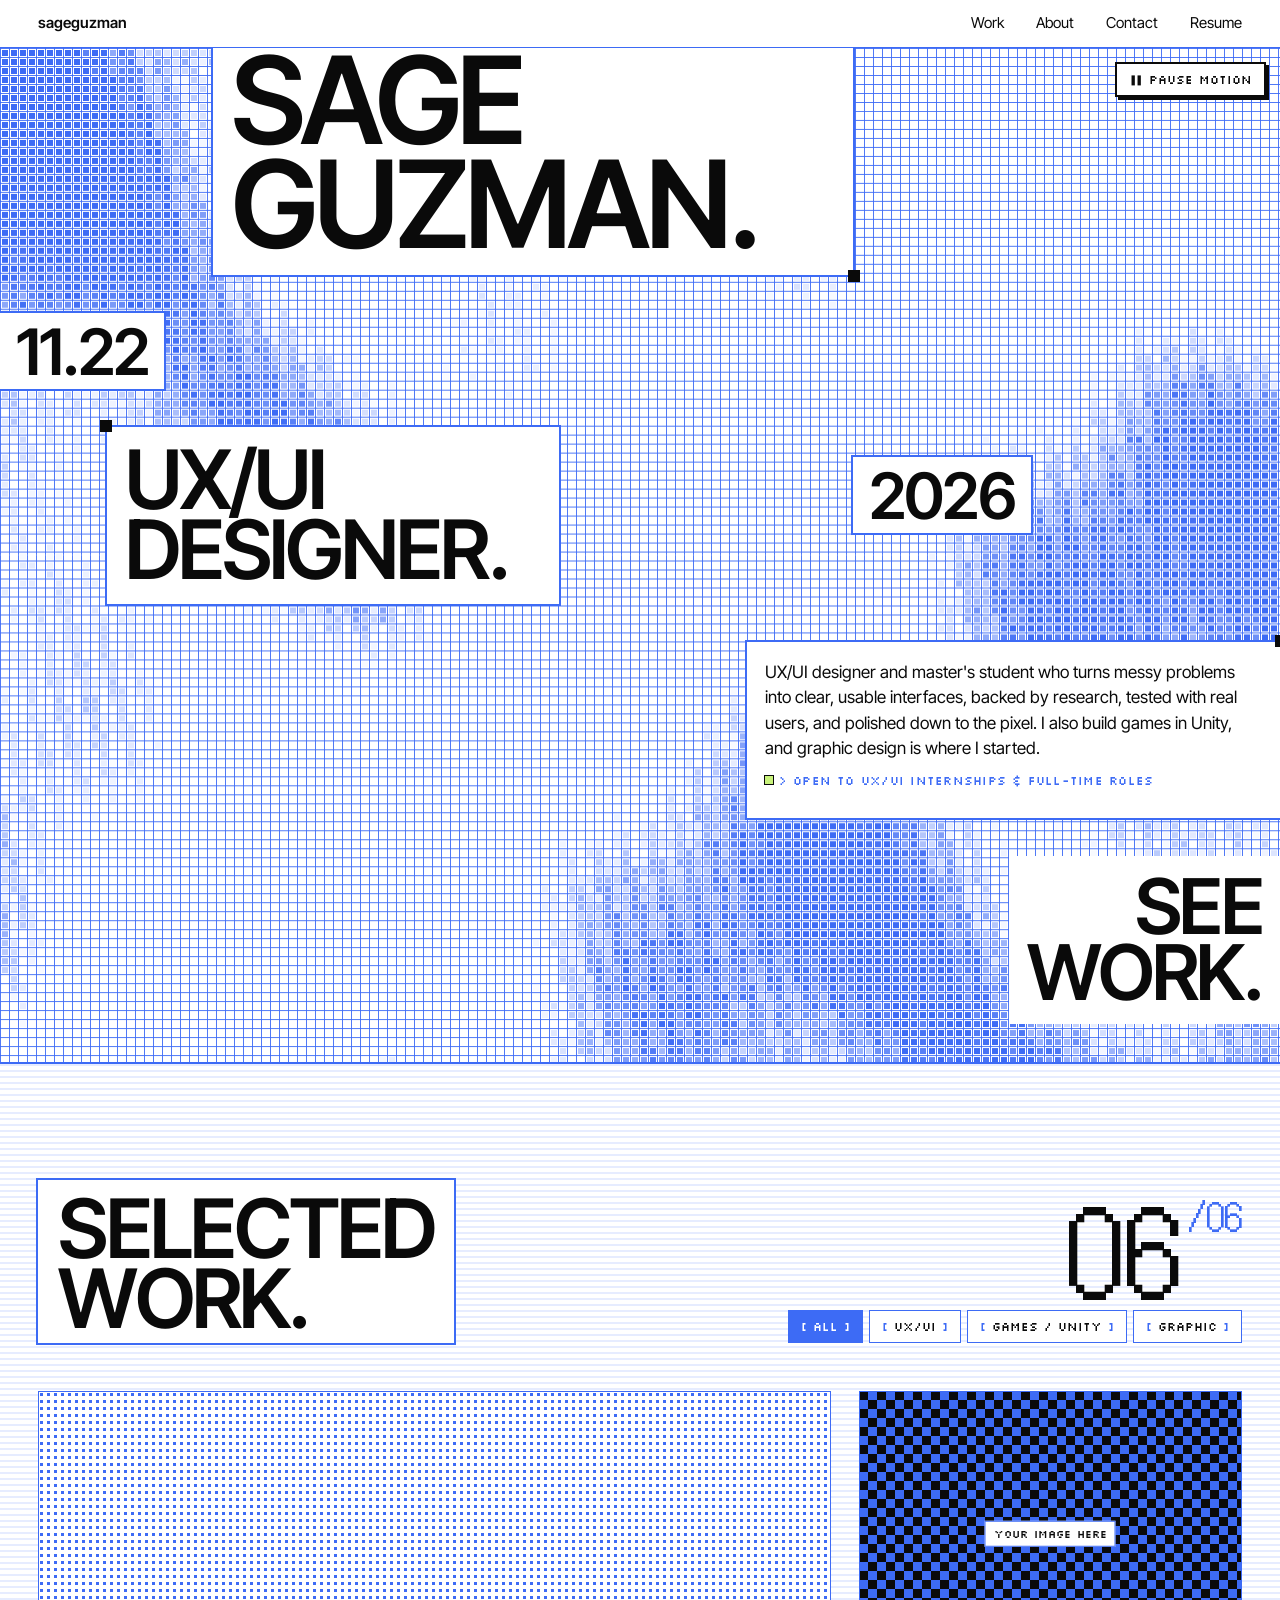
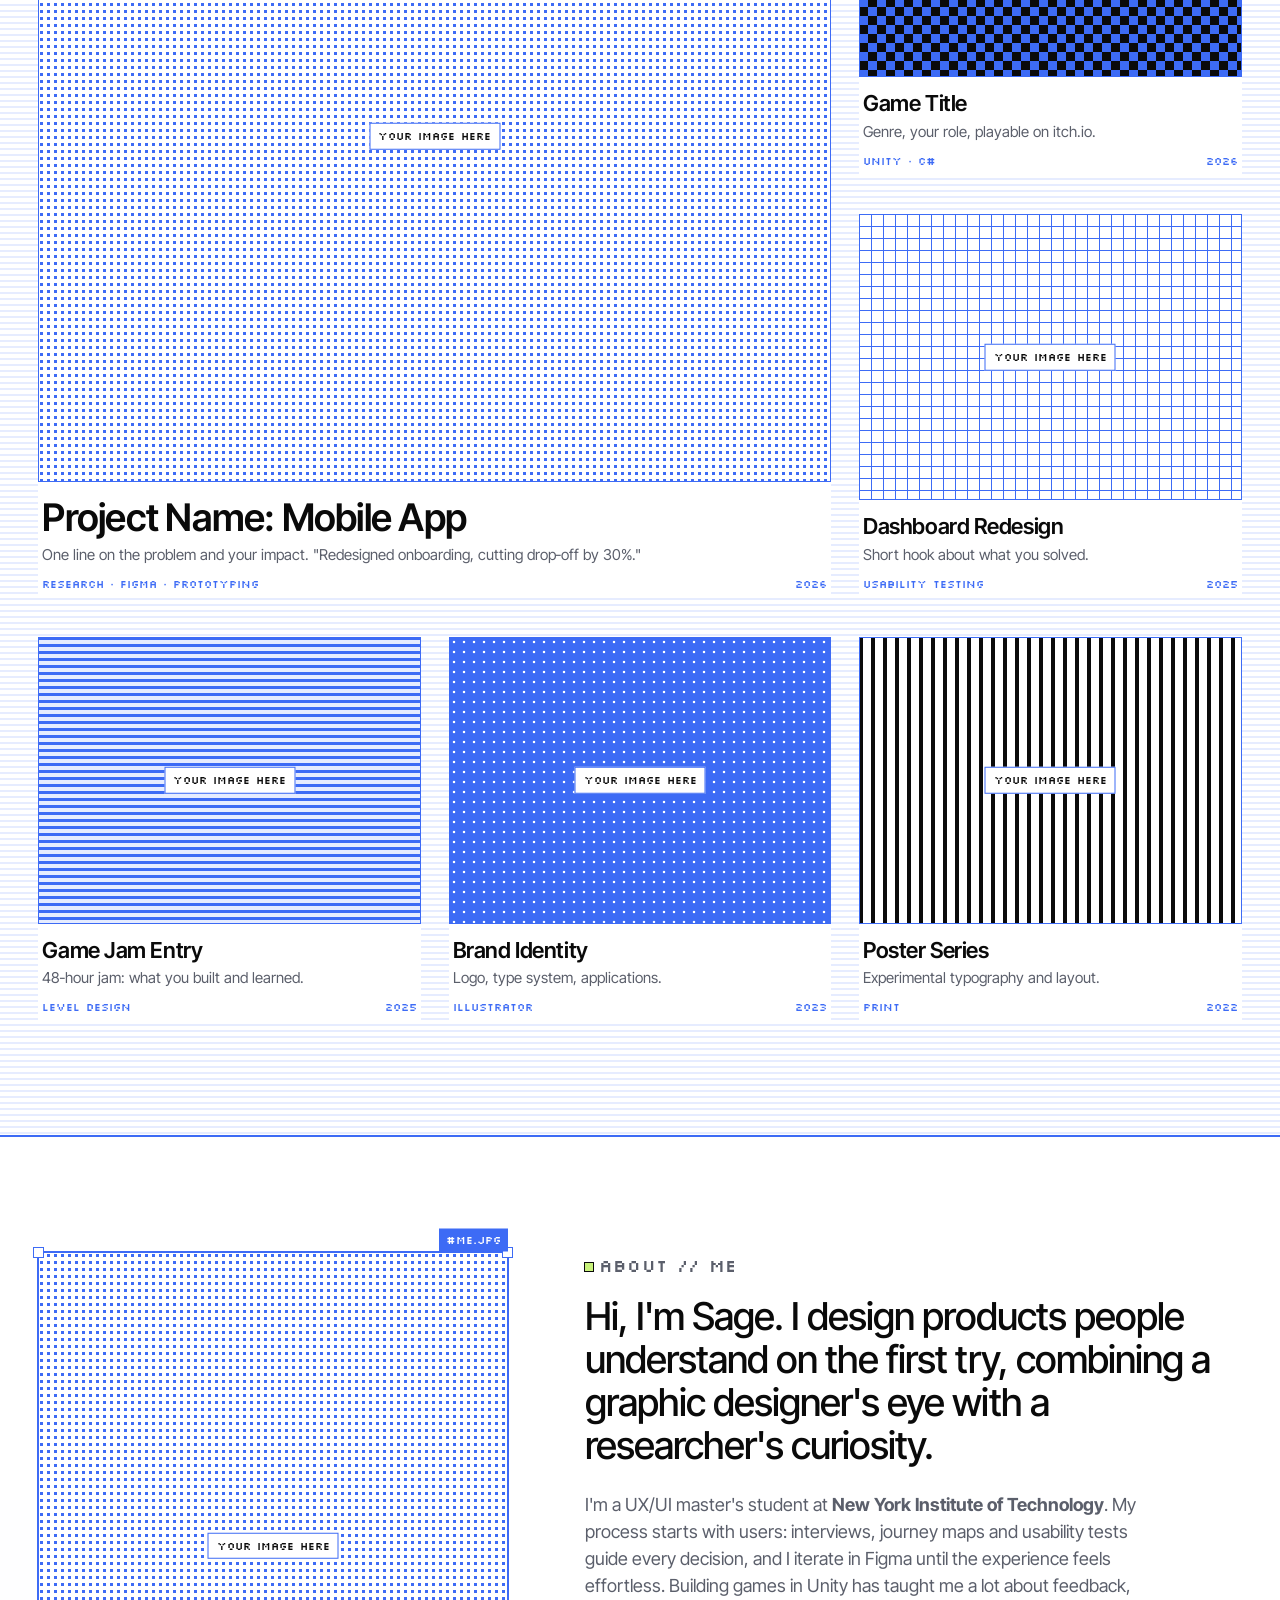
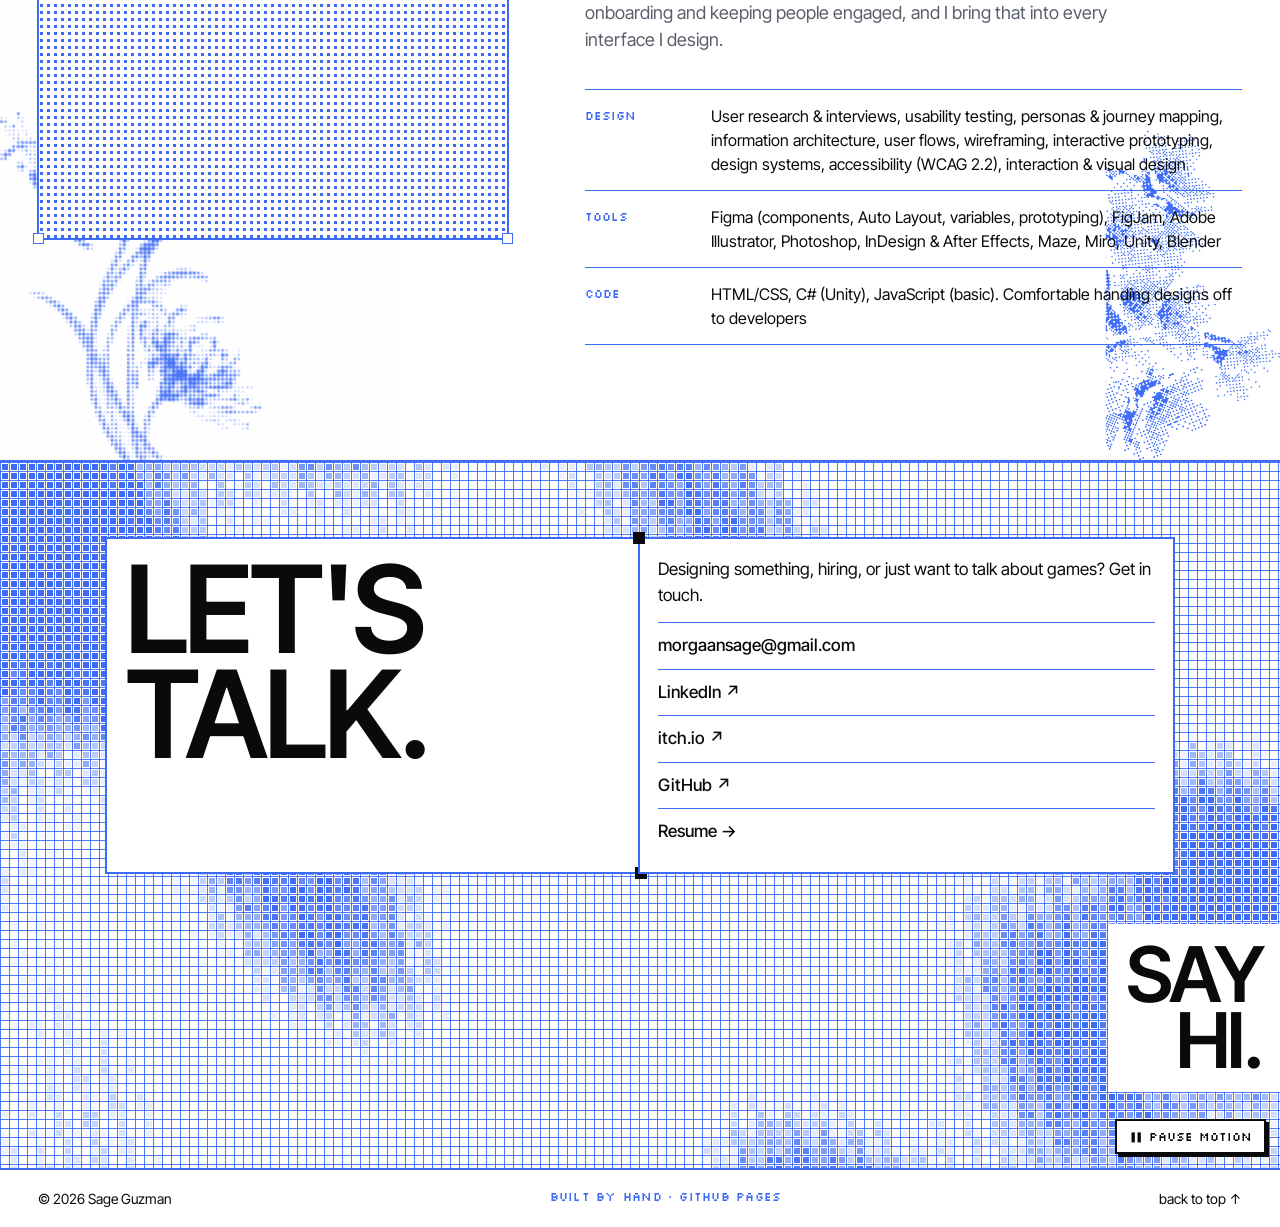
<file: index.html>
<!DOCTYPE html>
<html lang="en">
<head>
  <meta charset="UTF-8" />
  <meta name="viewport" content="width=device-width, initial-scale=1.0" />
  <title>Sage Guzman — UX/UI Designer</title>
  <meta name="description" content="Portfolio of Sage Guzman, UX/UI designer: case studies, Unity games, and graphic design." />
  <link rel="preconnect" href="https://fonts.googleapis.com" />
  <link rel="preconnect" href="https://fonts.gstatic.com" crossorigin />
  <link href="https://fonts.googleapis.com/css2?family=Inter+Tight:wght@400;500;600;700&family=Silkscreen&family=DotGothic16&display=swap" rel="stylesheet" />
  <link rel="stylesheet" href="style.css?v=6" />
</head>
<body>
  <a class="skip" href="#work">Skip to work</a>

  <!-- ========== HEADER ========== -->
  <header class="top">
    <a class="top__name" href="#">sageguzman</a>
    <nav class="top__nav" aria-label="Main">
      <a href="#work">Work</a>
      <a href="#about">About</a>
      <a href="#contact">Contact</a>
      <a href="resume.html">Resume</a>
    </nav>
  </header>

  <main>
    <!-- ========== HERO: pixel field with cut-out blocks ========== -->
    <section class="hero field" data-field aria-label="Introduction">
      <div class="block block--name corner-br">
        <h1 class="giant">SAGE<br />GUZMAN.</h1>
      </div>

      <p class="block block--label">11.22</p>

      <div class="block block--role corner-tl">
        <p class="giant giant--sm">UX/UI<br />DESIGNER.</p>
      </div>

      <p class="block block--year">2026</p>

      <div class="block block--intro corner-tr">
        <p>UX/UI designer and master's student who turns messy problems into clear, usable interfaces, backed by research, tested with real users, and polished down to the pixel. I also build games in Unity, and graphic design is where I started.</p>
        <p class="pixel tick">&gt; open to UX/UI internships &amp; full-time roles</p>
      </div>

      <a class="block block--cta" href="#work">SEE<br />WORK.</a>
    </section>

    <!-- ========== WORK ========== -->
    <section id="work" class="work scan">
      <div class="wrap">
        <div class="head">
          <h2 class="giant giant--sm">SELECTED<br />WORK.</h2>
          <div class="head__side">
            <p class="pixel-num" aria-live="polite"><span id="count">06</span><span class="pixel-num__total" id="total">/06</span></p>
            <div class="filters" role="toolbar" aria-label="Filter projects">
              <button class="filter is-active" data-filter="all" aria-pressed="true">All</button>
              <button class="filter" data-filter="ux" aria-pressed="false">UX/UI</button>
              <button class="filter" data-filter="games" aria-pressed="false">Games / Unity</button>
              <button class="filter" data-filter="graphic" aria-pressed="false">Graphic</button>
            </div>
          </div>
        </div>

        <ul class="grid" id="grid">
          <!-- ===== COPY ONE <li> PER PROJECT =====
               data-cat: ux | games | graphic
               To use your image, replace the <div class="ph ..."> with:
               <img src="your-image.jpg" alt="Short description">
          -->
          <li class="card card--big" data-cat="ux">
            <a href="case-study.html">
              <div class="sel"><span class="sel__tag">#UX.01</span><div class="ph ph--dither"></div></div>
              <div class="card__txt">
                <h3>Project Name: Mobile App</h3>
                <p>One line on the problem and your impact. "Redesigned onboarding, cutting drop‑off by 30%."</p>
                <p class="meta"><span>Research · Figma · Prototyping</span><span>2026</span></p>
              </div>
            </a>
          </li>

          <li class="card" data-cat="games">
            <a href="case-study.html">
              <div class="sel"><span class="sel__tag">#GAME.02</span><div class="ph ph--checker"></div></div>
              <div class="card__txt">
                <h3>Game Title</h3>
                <p>Genre, your role, playable on itch.io.</p>
                <p class="meta"><span>Unity · C#</span><span>2026</span></p>
              </div>
            </a>
          </li>

          <li class="card" data-cat="ux">
            <a href="case-study.html">
              <div class="sel"><span class="sel__tag">#UX.03</span><div class="ph ph--grid"></div></div>
              <div class="card__txt">
                <h3>Dashboard Redesign</h3>
                <p>Short hook about what you solved.</p>
                <p class="meta"><span>Usability testing</span><span>2025</span></p>
              </div>
            </a>
          </li>

          <li class="card" data-cat="games">
            <a href="case-study.html">
              <div class="sel"><span class="sel__tag">#GAME.04</span><div class="ph ph--scan"></div></div>
              <div class="card__txt">
                <h3>Game Jam Entry</h3>
                <p>48‑hour jam: what you built and learned.</p>
                <p class="meta"><span>Level design</span><span>2025</span></p>
              </div>
            </a>
          </li>

          <li class="card" data-cat="graphic">
            <a href="case-study.html">
              <div class="sel"><span class="sel__tag">#GFX.05</span><div class="ph ph--dots"></div></div>
              <div class="card__txt">
                <h3>Brand Identity</h3>
                <p>Logo, type system, applications.</p>
                <p class="meta"><span>Illustrator</span><span>2023</span></p>
              </div>
            </a>
          </li>

          <li class="card" data-cat="graphic">
            <a href="case-study.html">
              <div class="sel"><span class="sel__tag">#GFX.06</span><div class="ph ph--stripes"></div></div>
              <div class="card__txt">
                <h3>Poster Series</h3>
                <p>Experimental typography and layout.</p>
                <p class="meta"><span>Print</span><span>2022</span></p>
              </div>
            </a>
          </li>
        </ul>
      </div>
    </section>

    <!-- ========== ABOUT ========== -->
    <section id="about" class="about">
      <span class="deco deco--flower d-about-flower" aria-hidden="true"></span>
      <span class="deco deco--blob d-about-blob" aria-hidden="true"></span>
      <div class="wrap about__grid">
        <div class="about__photo">
          <div class="sel sel--on"><span class="sel__tag">#ME.jpg</span>
            <!-- Replace with: <img src="me.jpg" alt="Sage Guzman"> -->
            <div class="ph ph--dither ph--tall"></div>
          </div>
        </div>

        <div class="about__txt">
          <p class="pixel tick">ABOUT // ME</p>
          <h2 class="lead">Hi, I'm Sage. I design products people understand on the first try, combining a graphic designer's eye with a researcher's curiosity.</h2>
          <p>I'm a UX/UI master's student at <strong>New York Institute of Technology</strong>. My process starts with users: interviews, journey maps and usability tests guide every decision, and I iterate in Figma until the experience feels effortless. Building games in Unity has taught me a lot about feedback, onboarding and keeping people engaged, and I bring that into every interface I design.</p>

          <dl class="skills">
            <div><dt>Design</dt><dd>User research &amp; interviews, usability testing, personas &amp; journey mapping, information architecture, user flows, wireframing, interactive prototyping, design systems, accessibility (WCAG 2.2), interaction &amp; visual design</dd></div>
            <div><dt>Tools</dt><dd>Figma (components, Auto Layout, variables, prototyping), FigJam, Adobe Illustrator, Photoshop, InDesign &amp; After Effects, Maze, Miro, Unity, Blender</dd></div>
            <div><dt>Code</dt><dd>HTML/CSS, C# (Unity), JavaScript (basic). Comfortable handing designs off to developers</dd></div>
          </dl>
        </div>
      </div>
    </section>

    <!-- ========== CONTACT ========== -->
    <section id="contact" class="contact field" data-field>
      <div class="block block--contact corner-br">
        <h2 class="giant">LET'S<br />TALK.</h2>
      </div>
      <div class="block block--links corner-tl">
        <p>Designing something, hiring, or just want to talk about games? Get in touch.</p>
        <ul>
          <li><a href="mailto:morgaansage@gmail.com">morgaansage@gmail.com</a></li>
          <li><a href="https://www.linkedin.com/in/morgan-sage-guzman" target="_blank" rel="noopener">LinkedIn ↗</a></li>
          <li><a href="https://sguzma08-bit.itch.io/" target="_blank" rel="noopener">itch.io ↗</a></li>
          <li><a href="https://github.com/morgaansage-hub/morgaansage.github.io-" target="_blank" rel="noopener">GitHub ↗</a></li>
          <li><a href="resume.html">Resume →</a></li>
        </ul>
      </div>
      <p class="block block--even" aria-hidden="true">SAY<br />HI.</p>
    </section>
  </main>

  <footer class="foot">
    <span>© 2026 Sage Guzman</span>
    <span class="pixel">built by hand · github pages</span>
    <a href="#">back to top ↑</a>
  </footer>

  <script src="main.js?v=4"></script>
</body>
</html>
</file>
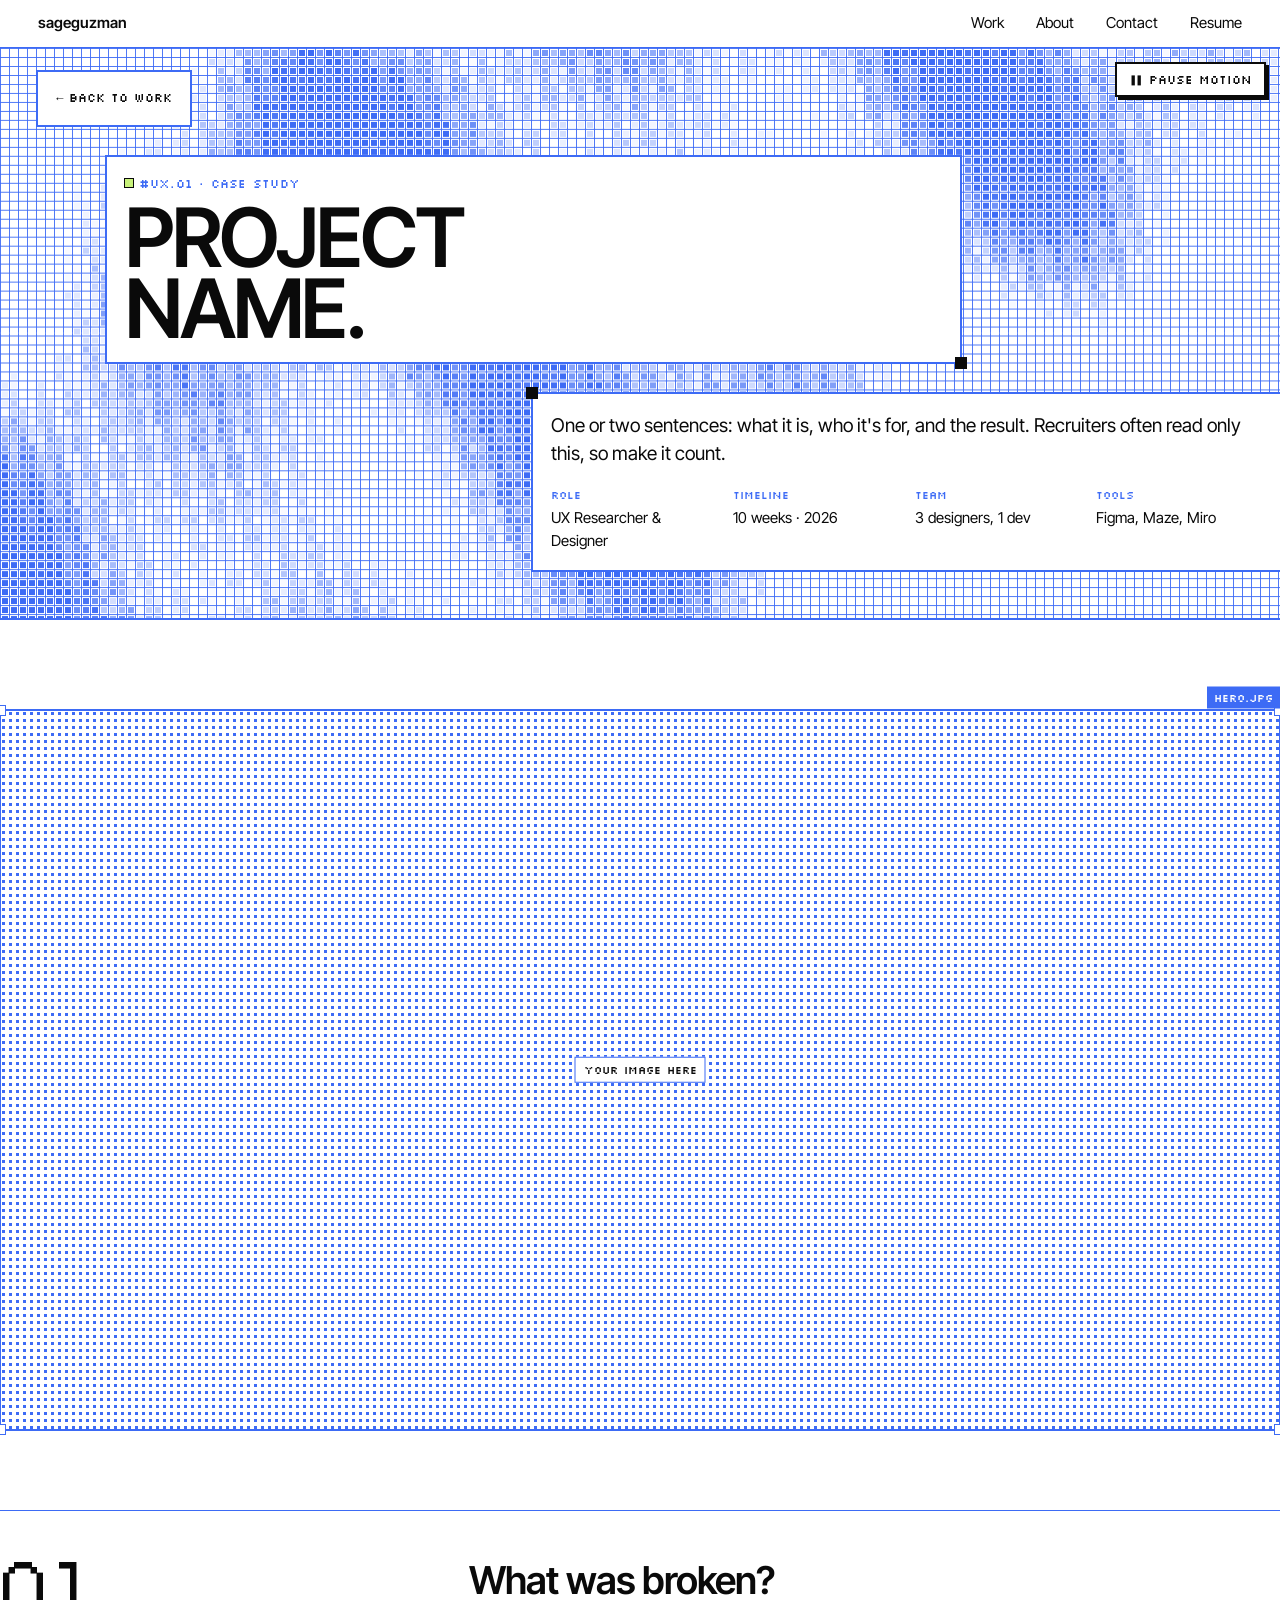
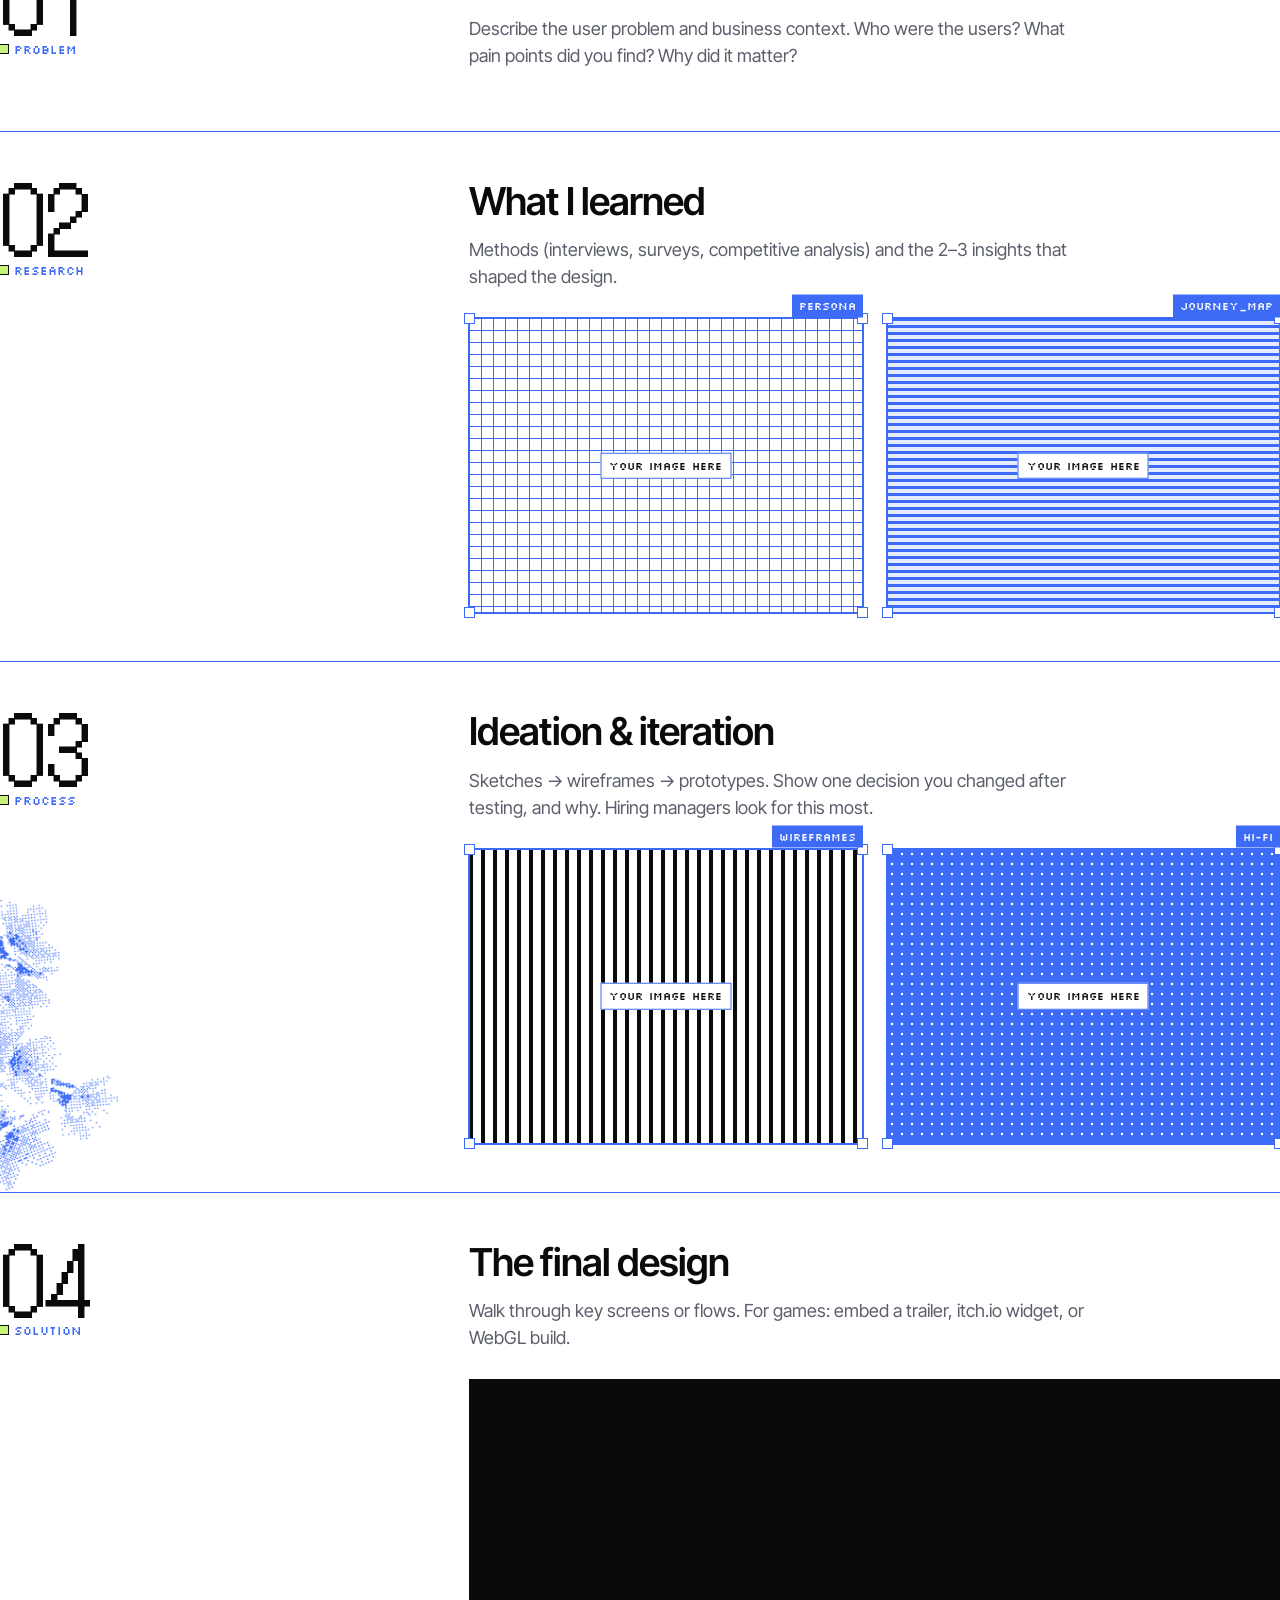
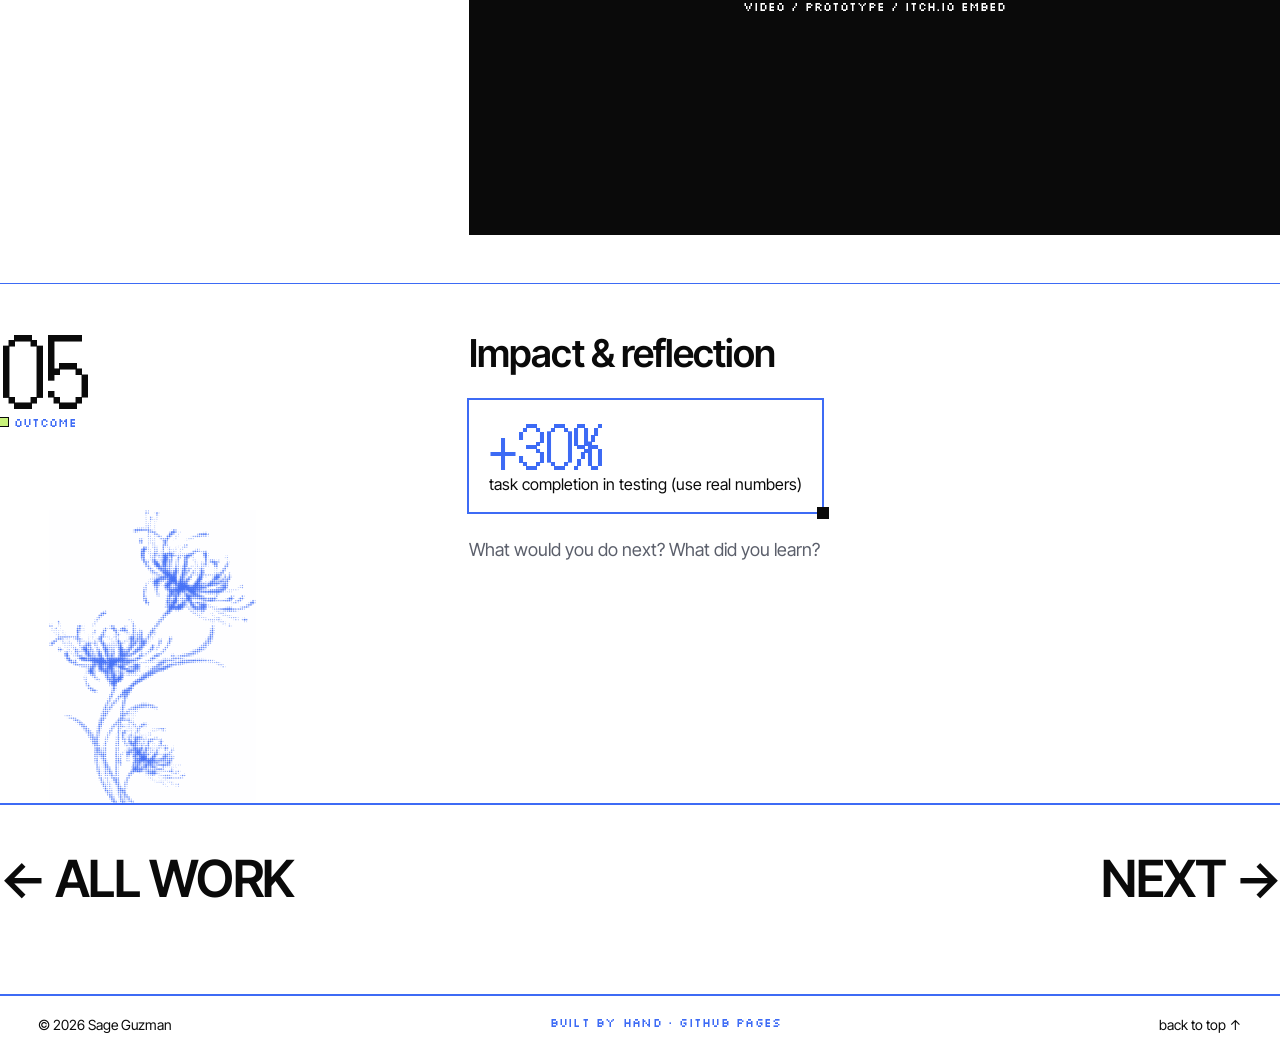
<file: case-study.html>
<!DOCTYPE html>
<html lang="en">
<head>
  <meta charset="UTF-8" />
  <meta name="viewport" content="width=device-width, initial-scale=1.0" />
  <title>Project Name — Sage Guzman</title>
  <link rel="preconnect" href="https://fonts.googleapis.com" />
  <link rel="preconnect" href="https://fonts.gstatic.com" crossorigin />
  <link href="https://fonts.googleapis.com/css2?family=Inter+Tight:wght@400;500;600;700&family=Silkscreen&family=DotGothic16&display=swap" rel="stylesheet" />
  <link rel="stylesheet" href="style.css?v=6" />
</head>
<body>
  <!-- DUPLICATE THIS FILE for each project (e.g. my-app.html)
       and point that card's link in index.html to it. -->
  <header class="top">
    <a class="top__name" href="index.html">sageguzman</a>
    <nav class="top__nav" aria-label="Main">
      <a href="index.html#work">Work</a>
      <a href="index.html#about">About</a>
      <a href="index.html#contact">Contact</a>
      <a href="resume.html">Resume</a>
    </nav>
  </header>

  <main>
    <section class="cs-hero field" data-field>
      <a class="block block--back" href="index.html#work">← BACK TO WORK</a>
      <div class="block block--title corner-br">
        <p class="pixel tick" style="margin:0 0 10px">#UX.01 · CASE STUDY</p>
        <h1 class="giant giant--sm">PROJECT<br />NAME.</h1>
      </div>
      <div class="block block--sum corner-tl">
        <p>One or two sentences: what it is, who it's for, and the result. Recruiters often read only this, so make it count.</p>
        <dl class="facts">
          <div><dt>Role</dt><dd>UX Researcher &amp; Designer</dd></div>
          <div><dt>Timeline</dt><dd>10 weeks · 2026</dd></div>
          <div><dt>Team</dt><dd>3 designers, 1 dev</dd></div>
          <div><dt>Tools</dt><dd>Figma, Maze, Miro</dd></div>
        </dl>
      </div>
    </section>

    <div class="cs wrap">
      <!-- Swap .ph for <img src="project-hero.jpg" alt="..."> -->
      <div class="sel sel--on sel--hero"><span class="sel__tag">hero.jpg</span><div class="ph ph--dither"></div></div>

      <section class="step">
        <p class="step__num">01<small>PROBLEM</small></p>
        <div>
          <h2>What was broken?</h2>
          <p>Describe the user problem and business context. Who were the users? What pain points did you find? Why did it matter?</p>
        </div>
      </section>

      <section class="step">
        <p class="step__num">02<small>RESEARCH</small></p>
        <div>
          <h2>What I learned</h2>
          <p>Methods (interviews, surveys, competitive analysis) and the 2–3 insights that shaped the design.</p>
          <div class="pair">
            <div class="sel sel--on"><span class="sel__tag">persona</span><div class="ph ph--grid"></div></div>
            <div class="sel sel--on"><span class="sel__tag">journey_map</span><div class="ph ph--scan"></div></div>
          </div>
        </div>
      </section>

      <section class="step">
        <div class="step__side"><p class="step__num">03<small>PROCESS</small></p><span class="deco deco--blob d-cs-blob" aria-hidden="true"></span></div>
        <div>
          <h2>Ideation &amp; iteration</h2>
          <p>Sketches → wireframes → prototypes. Show one decision you changed after testing, and why. Hiring managers look for this most.</p>
          <div class="pair">
            <div class="sel sel--on"><span class="sel__tag">wireframes</span><div class="ph ph--stripes"></div></div>
            <div class="sel sel--on"><span class="sel__tag">hi-fi</span><div class="ph ph--dots"></div></div>
          </div>
        </div>
      </section>

      <section class="step">
        <p class="step__num">04<small>SOLUTION</small></p>
        <div>
          <h2>The final design</h2>
          <p>Walk through key screens or flows. For games: embed a trailer, itch.io widget, or WebGL build.</p>
          <!-- e.g. <iframe class="embed" src="https://www.youtube.com/embed/VIDEO_ID" title="Trailer" allowfullscreen></iframe> -->
          <div class="embed">video / prototype / itch.io embed</div>
        </div>
      </section>

      <section class="step">
        <div class="step__side"><p class="step__num">05<small>OUTCOME</small></p><span class="deco deco--flower d-cs-flower" aria-hidden="true"></span></div>
        <div>
          <h2>Impact &amp; reflection</h2>
          <div class="stat corner-br"><strong>+30%</strong>task completion in testing (use real numbers)</div>
          <p style="margin-top:24px">What would you do next? What did you learn?</p>
        </div>
      </section>

      <nav class="nextnav" aria-label="Project navigation">
        <a href="index.html#work">← ALL WORK</a>
        <a href="case-study.html">NEXT →</a>
      </nav>
    </div>
  </main>

  <footer class="foot">
    <span>© 2026 Sage Guzman</span>
    <span class="pixel">built by hand · github pages</span>
    <a href="#">back to top ↑</a>
  </footer>
  <script src="main.js?v=4"></script>
</body>
</html>
</file>
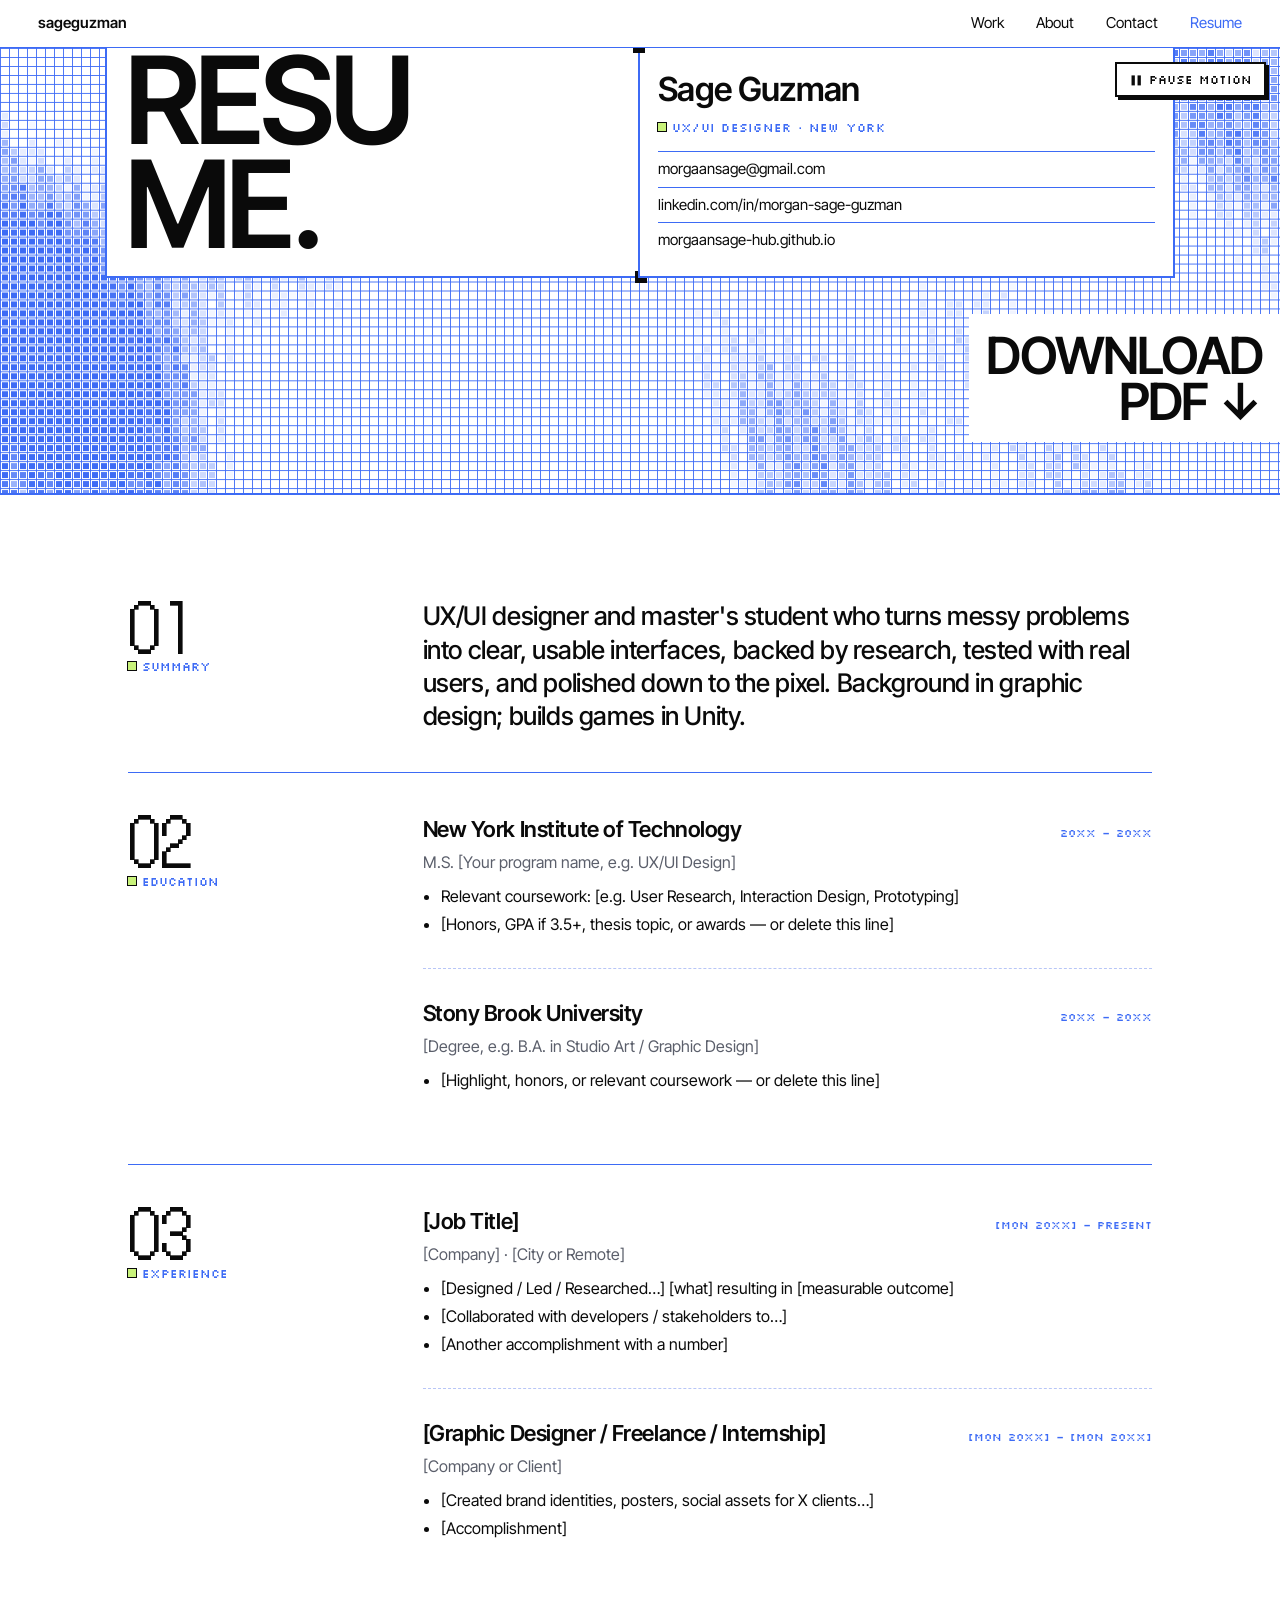
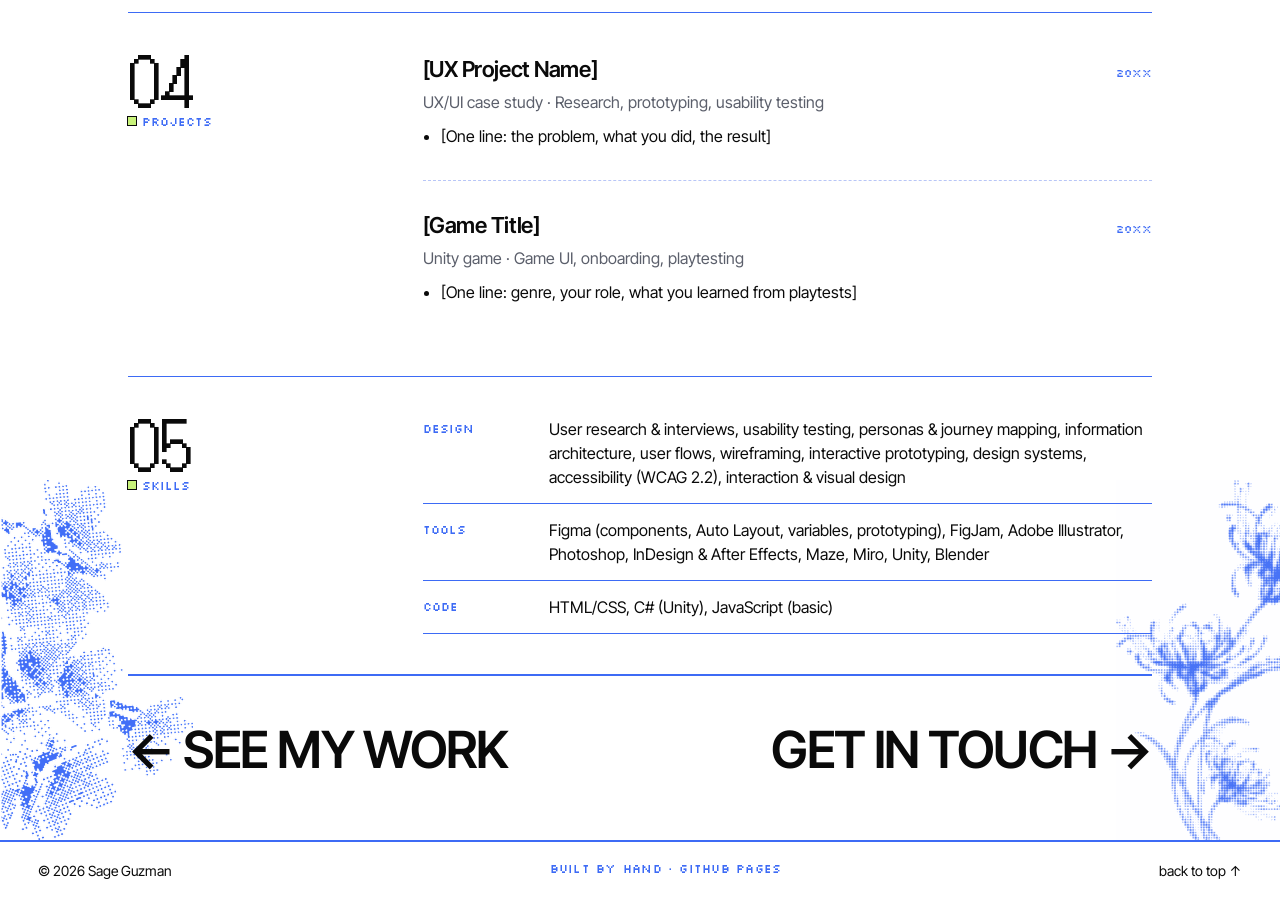
<file: resume.html>
<!DOCTYPE html>
<html lang="en">
<head>
  <meta charset="UTF-8" />
  <meta name="viewport" content="width=device-width, initial-scale=1.0" />
  <title>Resume — Sage Guzman</title>
  <meta name="description" content="Resume of Sage Guzman, UX/UI designer: education, experience, projects and skills." />
  <link rel="preconnect" href="https://fonts.googleapis.com" />
  <link rel="preconnect" href="https://fonts.gstatic.com" crossorigin />
  <link href="https://fonts.googleapis.com/css2?family=Inter+Tight:wght@400;500;600;700&family=Silkscreen&family=DotGothic16&display=swap" rel="stylesheet" />
  <link rel="stylesheet" href="style.css?v=6" />
</head>
<body>
  <header class="top">
    <a class="top__name" href="index.html">sageguzman</a>
    <nav class="top__nav" aria-label="Main">
      <a href="index.html#work">Work</a>
      <a href="index.html#about">About</a>
      <a href="index.html#contact">Contact</a>
      <a href="resume.html" aria-current="page">Resume</a>
    </nav>
  </header>

  <main>
    <!-- ========== HEADER: pixel field ========== -->
    <section class="rz-hero field" data-field aria-label="Resume header">
      <div class="block block--rtitle corner-br">
        <h1 class="giant">RESU<br />ME.</h1>
      </div>

      <div class="block block--rname corner-tl">
        <p class="rz-name">Sage Guzman</p>
        <p class="pixel tick" style="margin:4px 0 14px">UX/UI DESIGNER · NEW YORK</p>
        <ul class="rz-contact">
          <li><a href="mailto:morgaansage@gmail.com">morgaansage@gmail.com</a></li>
          <li><a href="https://www.linkedin.com/in/morgan-sage-guzman" target="_blank" rel="noopener">linkedin.com/in/morgan-sage-guzman</a></li>
          <li><a href="index.html">morgaansage-hub.github.io</a></li>
        </ul>
      </div>

      <!-- Upload your PDF as resume.pdf -->
      <a class="block block--rdl" href="resume.pdf" target="_blank" rel="noopener" download>
        DOWNLOAD<br />PDF ↓
      </a>
    </section>

    <div class="rz-shell">
      <span class="deco deco--blob d-rz-blob" aria-hidden="true"></span>
      <span class="deco deco--flower d-rz-flower" aria-hidden="true"></span>
    <div class="wrap rz">
      <!-- ========== SUMMARY ========== -->
      <section class="rz-sec">
        <p class="rz-num">01<small>SUMMARY</small></p>
        <div>
          <p class="rz-lead">UX/UI designer and master's student who turns messy problems into clear, usable interfaces, backed by research, tested with real users, and polished down to the pixel. Background in graphic design; builds games in Unity.</p>
        </div>
      </section>

      <!-- ========== EDUCATION ========== -->
      <section class="rz-sec">
        <p class="rz-num">02<small>EDUCATION</small></p>
        <div>
          <article class="rz-item">
            <div class="rz-item__head">
              <h2>New York Institute of Technology</h2>
              <span class="rz-date">20XX – 20XX</span>
            </div>
            <p class="rz-role">M.S. [Your program name, e.g. UX/UI Design]</p>
            <ul>
              <li>Relevant coursework: [e.g. User Research, Interaction Design, Prototyping]</li>
              <li>[Honors, GPA if 3.5+, thesis topic, or awards — or delete this line]</li>
            </ul>
          </article>

          <article class="rz-item">
            <div class="rz-item__head">
              <h2>Stony Brook University</h2>
              <span class="rz-date">20XX – 20XX</span>
            </div>
            <p class="rz-role">[Degree, e.g. B.A. in Studio Art / Graphic Design]</p>
            <ul>
              <li>[Highlight, honors, or relevant coursework — or delete this line]</li>
            </ul>
          </article>
        </div>
      </section>

      <!-- ========== EXPERIENCE ========== -->
      <section class="rz-sec">
        <p class="rz-num">03<small>EXPERIENCE</small></p>
        <div>
          <!-- COPY ONE <article> PER JOB. Start each bullet with a strong verb
               and add a number where you can (users tested, % improved, screens shipped). -->
          <article class="rz-item">
            <div class="rz-item__head">
              <h2>[Job Title]</h2>
              <span class="rz-date">[Mon 20XX] – Present</span>
            </div>
            <p class="rz-role">[Company] · [City or Remote]</p>
            <ul>
              <li>[Designed / Led / Researched…] [what] resulting in [measurable outcome]</li>
              <li>[Collaborated with developers / stakeholders to…]</li>
              <li>[Another accomplishment with a number]</li>
            </ul>
          </article>

          <article class="rz-item">
            <div class="rz-item__head">
              <h2>[Graphic Designer / Freelance / Internship]</h2>
              <span class="rz-date">[Mon 20XX] – [Mon 20XX]</span>
            </div>
            <p class="rz-role">[Company or Client]</p>
            <ul>
              <li>[Created brand identities, posters, social assets for X clients…]</li>
              <li>[Accomplishment]</li>
            </ul>
          </article>
        </div>
      </section>

      <!-- ========== PROJECTS ========== -->
      <section class="rz-sec">
        <p class="rz-num">04<small>PROJECTS</small></p>
        <div>
          <article class="rz-item">
            <div class="rz-item__head">
              <h2><a href="case-study.html">[UX Project Name]</a></h2>
              <span class="rz-date">20XX</span>
            </div>
            <p class="rz-role">UX/UI case study · Research, prototyping, usability testing</p>
            <ul><li>[One line: the problem, what you did, the result]</li></ul>
          </article>

          <article class="rz-item">
            <div class="rz-item__head">
              <h2><a href="https://sguzma08-bit.itch.io/" target="_blank" rel="noopener">[Game Title]</a></h2>
              <span class="rz-date">20XX</span>
            </div>
            <p class="rz-role">Unity game · Game UI, onboarding, playtesting</p>
            <ul><li>[One line: genre, your role, what you learned from playtests]</li></ul>
          </article>
        </div>
      </section>

      <!-- ========== SKILLS ========== -->
      <section class="rz-sec">
        <p class="rz-num">05<small>SKILLS</small></p>
        <div>
          <dl class="skills skills--rz">
            <div><dt>Design</dt><dd>User research &amp; interviews, usability testing, personas &amp; journey mapping, information architecture, user flows, wireframing, interactive prototyping, design systems, accessibility (WCAG 2.2), interaction &amp; visual design</dd></div>
            <div><dt>Tools</dt><dd>Figma (components, Auto Layout, variables, prototyping), FigJam, Adobe Illustrator, Photoshop, InDesign &amp; After Effects, Maze, Miro, Unity, Blender</dd></div>
            <div><dt>Code</dt><dd>HTML/CSS, C# (Unity), JavaScript (basic)</dd></div>
          </dl>
        </div>
      </section>

      <nav class="nextnav" aria-label="Page navigation">
        <a href="index.html#work">← SEE MY WORK</a>
        <a href="index.html#contact">GET IN TOUCH →</a>
      </nav>
    </div>
    </div>
  </main>

  <footer class="foot">
    <span>© 2026 Sage Guzman</span>
    <span class="pixel">built by hand · github pages</span>
    <a href="#">back to top ↑</a>
  </footer>
  <script src="main.js?v=4"></script>
</body>
</html>
</file>
<file: style.css>
/* =========================================================
   Portfolio — Swiss grid × pixel-tech
   Change colors here to re-theme everything.
   ========================================================= */
:root {
  --blue: #3d6bf5;        /* main accent (grid, tags) */
  --blue-soft: #e6ecff;   /* scanline tint */
  --lime: #c8f27a;        /* tiny pop accent; set to var(--blue) to remove */
  --ink: #0a0a0a;
  --paper: #ffffff;
  --muted: #5b5f6b;

  --sans: "Inter Tight", "Helvetica Neue", Arial, sans-serif;
  --pixel: "Silkscreen", monospace;
  --dot: "DotGothic16", monospace;

  --pad: clamp(16px, 3vw, 40px);
}

* { box-sizing: border-box; }
html { scroll-behavior: smooth; }
body { margin: 0; font-family: var(--sans); color: var(--ink); background: var(--paper); line-height: 1.5; }
img { display: block; width: 100%; height: 100%; object-fit: cover; }
a { color: inherit; }
.skip { position: absolute; left: -999px; }
.skip:focus { left: 12px; top: 12px; z-index: 99; background: #fff; padding: 8px; }
:focus-visible { outline: 3px solid var(--blue); outline-offset: 3px; }
.wrap { max-width: 1320px; margin: 0 auto; padding: 0 var(--pad); }
.pixel { font-family: var(--pixel); font-size: 12px; letter-spacing: .02em; color: var(--blue); }

/* ---------- Big type ---------- */
.giant {
  margin: 0;
  font-weight: 600;
  font-size: clamp(56px, 9.5vw, 148px);
  line-height: .86;
  letter-spacing: -.035em;
}
.giant--sm { font-size: clamp(44px, 6.4vw, 100px); }

/* ---------- Header ---------- */
.top {
  position: sticky; top: 0; z-index: 50;
  display: flex; justify-content: space-between; align-items: center;
  padding: 12px var(--pad);
  background: rgba(255,255,255,.92); backdrop-filter: blur(6px);
  border-bottom: 1px solid var(--blue);
  font-size: 15px;
}
.top__name { text-decoration: none; font-weight: 600; }
.top__nav { display: flex; gap: clamp(12px, 2.5vw, 32px); }
.top__nav a { text-decoration: none; }
.top__nav a:hover { color: var(--blue); }

/* =========================================================
   PIXEL FIELD (canvas drawn by js/main.js) + white blocks
   ========================================================= */
.field {
  position: relative; overflow: hidden;
  /* fallback grid if JS is off */
  background-image:
    linear-gradient(var(--blue) 1px, transparent 1px),
    linear-gradient(90deg, var(--blue) 1px, transparent 1px);
  background-size: 9px 9px;
  background-color: #fff;
}
.field > canvas { position: absolute; inset: 0; width: 100%; height: 100%; z-index: 0; }
.field.has-canvas { background-image: none; }

.block {
  position: relative; z-index: 1; margin: 0;
  background: #fff;
  outline: 2px solid var(--blue);
  padding: clamp(10px, 1.4vw, 18px);
}
/* little black squares on block corners */
.corner-br::after, .corner-tl::after, .corner-tr::after {
  content: ""; position: absolute; width: 12px; height: 12px; background: var(--ink);
}
.corner-br::after { right: -7px; bottom: -7px; }
.corner-tl::after { left: -7px; top: -7px; }
.corner-tr::after { right: -7px; top: -7px; }

/* Hero layout: 12-col grid of cut-outs */
.hero {
  min-height: calc(100vh - 48px);
  display: grid;
  grid-template-columns: repeat(12, 1fr);
  grid-template-rows: auto auto auto auto auto;
  gap: clamp(20px, 3vw, 44px) 0;
  padding: 0 0 var(--pad);
  align-content: start;
}
.block--name  { grid-column: 3 / 9;  grid-row: 1; padding-top: 0; outline-offset: 0; }
.block--label, .block--year {
  font-family: var(--sans); font-weight: 600; letter-spacing: -.03em; line-height: .9;
  font-size: clamp(40px, 5vw, 80px); padding: 10px 16px 8px; width: max-content;
}
.block--label { grid-column: 1 / 4;  grid-row: 2; align-self: end; }
.block--role  { grid-column: 2 / 8;  grid-row: 3; justify-self: start; padding-right: clamp(20px, 4vw, 60px); }
.block--year  { grid-column: 9 / 12; grid-row: 3; align-self: start; justify-self: start; margin-top: 30px; }
.block--intro { grid-column: 8 / 13; grid-row: 4; font-size: 17px; }
.block--intro p { margin: 0 0 10px; }
.block--cta {
  grid-column: 9 / 13; grid-row: 5; justify-self: end;
  font-weight: 600; font-size: clamp(44px, 6vw, 96px); line-height: .86; letter-spacing: -.035em;
  text-decoration: none; text-align: right; outline: none; background: #fff;
}
.block--cta:hover { color: var(--blue); }

/* =========================================================
   WORK (scanline background)
   ========================================================= */
.scan {
  background:
    repeating-linear-gradient(180deg, var(--blue-soft) 0 2px, #fff 2px 6px);
}
.work { padding: clamp(60px, 9vw, 120px) 0; border-top: 2px solid var(--blue); }
.head { display: flex; justify-content: space-between; align-items: flex-end; gap: 32px; margin-bottom: 48px; flex-wrap: wrap; }
.head .giant { background: #fff; padding: 14px 20px 8px; outline: 2px solid var(--blue); }
.head__side { display: flex; flex-direction: column; align-items: flex-end; gap: 16px; }
.pixel-num__total { font-size: .32em; color: var(--blue); margin-left: 6px; vertical-align: top; }
.pixel-num { font-family: var(--dot); font-size: clamp(60px, 9vw, 130px); line-height: .8; margin: 0; color: var(--ink); }

.filters { display: flex; flex-wrap: wrap; gap: 6px; justify-content: flex-end; }
.filter {
  font-family: var(--pixel); font-size: 12px; cursor: pointer;
  padding: 8px 12px; background: #fff; color: var(--ink);
  border: 1px solid var(--blue);
}
.filter::before { content: "[ "; color: var(--blue); }
.filter::after  { content: " ]"; color: var(--blue); }
.filter:hover { background: var(--blue-soft); }
.filter.is-active { background: var(--blue); color: #fff; }
.filter.is-active::before, .filter.is-active::after { color: #fff; }

/* Project grid */
.grid { list-style: none; margin: 0; padding: 0; display: grid; grid-template-columns: repeat(3, 1fr); gap: 40px 28px; }
.card a { display: block; text-decoration: none; }
.card--big { grid-column: span 2; grid-row: span 2; }
.card.is-hidden { display: none; }
.grid.is-filtered .card--big { grid-column: auto; grid-row: auto; }
.card__txt { background: #fff; padding: 14px 4px 4px; }
.card h3 { margin: 0 0 4px; font-size: 22px; font-weight: 600; letter-spacing: -.02em; line-height: 1.15; }
.card--big h3 { font-size: clamp(26px, 3vw, 38px); }
.grid.is-filtered .card--big h3 { font-size: 22px; }
.card p { margin: 0; color: var(--muted); font-size: 15px; }
.meta { display: flex; justify-content: space-between; gap: 8px; margin-top: 10px !important; font-family: var(--pixel); font-size: 11px !important; color: var(--blue) !important; }

/* ---------- Figma-style selection frame ---------- */
.sel { position: relative; aspect-ratio: 4 / 3; outline: 1px solid transparent; transition: outline-color .15s; }
.card--big .sel { aspect-ratio: auto; height: calc(100% - 0px); min-height: 420px; }
.grid.is-filtered .card--big .sel { aspect-ratio: 4/3; min-height: 0; height: auto; flex: none; }
.card--big a { height: 100%; display: flex; flex-direction: column; }
.card--big .sel { flex: 1; }
.sel > .ph, .sel > img { position: absolute; inset: 0; }
.sel::before, .sel::after, .sel > .ph::before, .sel > .ph::after {
  content: ""; position: absolute; width: 9px; height: 9px; background: #fff;
  border: 1.5px solid var(--blue); z-index: 2; opacity: 0; transition: opacity .15s;
}
.sel::before { left: -5px; top: -5px; }
.sel::after  { right: -5px; top: -5px; }
.sel > .ph::before { left: -5px; bottom: -5px; }
.sel > .ph::after  { right: -5px; bottom: -5px; }
.sel__tag {
  position: absolute; z-index: 3; right: 0; top: -1px; transform: translateY(-100%);
  font-family: var(--pixel); font-size: 11px; color: #fff; background: var(--blue);
  padding: 3px 7px; opacity: 0; transition: opacity .15s;
}
.card a:hover .sel, .card a:focus-visible .sel, .sel--on { outline-color: var(--blue); }
.card a:hover .sel::before, .card a:hover .sel::after,
.card a:hover .ph::before, .card a:hover .ph::after, .card a:hover .sel__tag,
.card a:focus-visible .sel__tag,
.sel--on::before, .sel--on::after, .sel--on .ph::before, .sel--on .ph::after, .sel--on .sel__tag { opacity: 1; }
.card a:hover h3 { color: var(--blue); }

/* ---------- Placeholders (delete once you add images) ---------- */
.ph { box-shadow: inset 0 0 0 1px var(--blue); background: var(--blue-soft); }
.ph--dither { background-color: #fff; background-image: radial-gradient(var(--blue) 1.6px, transparent 1.8px); background-size: 7px 7px; }
.ph--checker { background-color: var(--ink); background-image: conic-gradient(var(--blue) 25%, transparent 0 50%, var(--blue) 0 75%, transparent 0); background-size: 18px 18px; }
.ph--grid { background-color: #fff; background-image: linear-gradient(var(--blue) 1px, transparent 1px), linear-gradient(90deg, var(--blue) 1px, transparent 1px); background-size: 12px 12px; }
.ph--scan { background: repeating-linear-gradient(180deg, var(--blue) 0 3px, var(--blue-soft) 3px 7px); }
.ph--dots { background-color: var(--blue); background-image: radial-gradient(#fff 1.4px, transparent 1.6px); background-size: 10px 10px; }
.ph--stripes { background: repeating-linear-gradient(90deg, var(--ink) 0 4px, #fff 4px 12px); }
/* "your image here" sticker, added by main.js to every placeholder */
.sel-label {
  position: absolute; left: 50%; top: 50%; transform: translate(-50%, -50%); z-index: 1;
  font-family: var(--pixel); font-size: 11px; background: #fff; color: var(--ink);
  border: 1px solid var(--blue); padding: 4px 8px; white-space: nowrap;
}

/* =========================================================
   ABOUT
   ========================================================= */
.about { padding: clamp(60px, 9vw, 120px) 0; border-top: 2px solid var(--blue); }
.about__grid { display: grid; grid-template-columns: 5fr 7fr; gap: clamp(32px, 6vw, 96px); align-items: start; }
.about__photo { position: relative; padding: 0 0 40px 0; }
.about__photo .sel { aspect-ratio: 4 / 5; }
.about__txt .pixel { margin: 0 0 16px; }
.lead { font-size: clamp(26px, 3vw, 40px); font-weight: 500; line-height: 1.12; letter-spacing: -.025em; margin: 0 0 24px; }
.about__txt > p { font-size: 18px; max-width: 58ch; color: var(--muted); }
.skills { margin: 36px 0 0; }
.skills div { display: grid; grid-template-columns: 110px 1fr; gap: 16px; padding: 14px 0; border-top: 1px solid var(--blue); }
.skills div:last-child { border-bottom: 1px solid var(--blue); }
.skills dt { font-family: var(--pixel); font-size: 12px; color: var(--blue); padding-top: 3px; }
.skills dd { margin: 0; }

/* =========================================================
   CONTACT
   ========================================================= */
.contact {
  display: grid; grid-template-columns: repeat(12, 1fr);
  gap: clamp(24px, 4vw, 56px) 0; padding: clamp(40px, 6vw, 80px) 0;
  border-top: 2px solid var(--blue);
}
.block--contact { grid-column: 2 / 7; }
.block--links { grid-column: 7 / 12; align-self: end; font-size: 17px; }
.block--links p { margin: 0 0 14px; }
.block--links ul { list-style: none; margin: 0; padding: 0; }
.block--links a {
  display: flex; justify-content: space-between; padding: 10px 0; text-decoration: none;
  border-top: 1px solid var(--blue); font-weight: 500;
}
.block--links a:hover { color: var(--blue); padding-left: 6px; transition: padding .15s; }
.block--even {
  grid-column: 9 / 13; justify-self: end; outline: none;
  font-weight: 600; font-size: clamp(44px, 6vw, 96px); line-height: .86; letter-spacing: -.035em; text-align: right;
}

.foot {
  display: flex; justify-content: space-between; gap: 12px; flex-wrap: wrap;
  padding: 18px var(--pad); font-size: 14px; border-top: 2px solid var(--blue);
}
.foot a { text-decoration: none; }

/* =========================================================
   RESPONSIVE
   ========================================================= */
@media (max-width: 900px) {
  .grid { grid-template-columns: repeat(2, 1fr); }
  .about__grid { grid-template-columns: 1fr; }
  .about__photo { max-width: 380px; }
}
@media (max-width: 700px) {
  .hero, .contact { grid-template-columns: 1fr 1fr 1fr 1fr; grid-template-rows: none; min-height: 0; padding-bottom: 32px; }
  .block--name  { grid-column: 1 / 4; grid-row: auto; }
  .block--label { grid-column: 4 / 5; grid-row: auto; align-self: start; justify-self: end; font-size: 26px; }
  .block--role  { grid-column: 1 / 5; grid-row: auto; justify-self: end; }
  .block--year  { display: none; }
  .block--intro { grid-column: 1 / 5; grid-row: auto; margin: 0 16px; }
  .block--cta   { grid-column: 2 / 5; grid-row: auto; }
  .block--contact { grid-column: 1 / 4; }
  .block--links { grid-column: 1 / 5; margin: 0 16px; }
  .block--even { grid-column: 2 / 5; }
  .grid { grid-template-columns: 1fr; }
  .card--big { grid-column: auto; grid-row: auto; }
  .card--big .sel { min-height: 0; aspect-ratio: 4/3; height: auto; flex: none; }
  .head__side { align-items: flex-start; }
  .filters { justify-content: flex-start; }
}
@media (prefers-reduced-motion: reduce) {
  *, *::before, *::after { transition: none !important; animation: none !important; }
  html { scroll-behavior: auto; }
}

/* =========================================================
   CASE STUDY PAGE
   ========================================================= */
.cs-hero { display: grid; grid-template-columns: repeat(12, 1fr); gap: 32px 0; padding: 0 0 48px; border-bottom: 2px solid var(--blue); }
.cs-hero .block--back { grid-column: 1 / 4; justify-self: start; font-family: var(--pixel); font-size: 12px; text-decoration: none; margin-top: 24px; margin-left: var(--pad); }
.cs-hero .block--title { grid-column: 2 / 10; }
.cs-hero .block--sum { grid-column: 6 / 13; font-size: 19px; }
.cs-hero .block--sum p { margin: 0 0 18px; }
.facts { display: grid; grid-template-columns: repeat(4, 1fr); gap: 16px; margin: 0; }
.facts dt { font-family: var(--pixel); font-size: 11px; color: var(--blue); }
.facts dd { margin: 4px 0 0; font-size: 15px; }
.cs { padding: clamp(48px, 7vw, 96px) 0; }
.cs .sel--hero { aspect-ratio: 16 / 9; margin-bottom: 80px; }
.step { display: grid; grid-template-columns: 1fr 2fr; gap: clamp(24px, 5vw, 80px); padding: 48px 0; border-top: 1px solid var(--blue); }
.step .step__num { font-family: var(--dot); font-size: clamp(56px, 7vw, 100px); line-height: .8; margin: 0; color: var(--ink); max-width: none; }
.step__num small { display: block; font-family: var(--pixel); font-size: 12px; color: var(--blue); margin-top: 14px; }
.step h2 { font-size: clamp(28px, 3vw, 40px); font-weight: 600; letter-spacing: -.025em; line-height: 1.1; margin: 0 0 14px; }
.step p { font-size: 18px; color: var(--muted); max-width: 62ch; margin: 0 0 14px; }
.pair { display: grid; grid-template-columns: 1fr 1fr; gap: 24px; margin-top: 28px; }
.embed { aspect-ratio: 16/9; margin-top: 28px; background: var(--ink); color: #fff; display: grid; place-items: center; font-family: var(--pixel); font-size: 12px; border: 0; width: 100%; }
.stat { display: inline-block; margin-top: 12px; padding: 16px 20px; outline: 2px solid var(--blue); position: relative; }
.stat strong { display: block; font-family: var(--dot); font-size: 56px; line-height: 1; color: var(--blue); font-weight: 400; }
.nextnav { display: flex; justify-content: space-between; gap: 16px; padding-top: 48px; border-top: 2px solid var(--blue); }
.nextnav a { text-decoration: none; font-weight: 600; font-size: clamp(28px, 4vw, 56px); letter-spacing: -.03em; line-height: 1; }
.nextnav a:hover { color: var(--blue); }
@media (max-width: 700px) {
  .cs-hero { grid-template-columns: 1fr; }
  .cs-hero > * { grid-column: 1 !important; margin: 0 16px; }
  .facts { grid-template-columns: 1fr 1fr; }
  .step { grid-template-columns: 1fr; }
  .pair { grid-template-columns: 1fr; }
}

/* =========================================================
   RESUME PAGE
   ========================================================= */
.rz-hero {
  display: grid; grid-template-columns: repeat(12, 1fr);
  gap: clamp(24px, 3vw, 40px) 0; padding: 0 0 clamp(32px, 4vw, 56px);
  border-bottom: 2px solid var(--blue);
}
.block--rtitle { grid-column: 2 / 7; padding-top: 0; }
.block--rname  { grid-column: 7 / 12; align-self: end; }
.block--rdl {
  grid-column: 9 / 13; justify-self: end; outline: none; text-decoration: none; text-align: right;
  font-weight: 600; font-size: clamp(32px, 4vw, 64px); line-height: .9; letter-spacing: -.035em;
}
.block--rdl:hover { color: var(--blue); }
.rz-name { margin: 0; font-size: clamp(26px, 2.6vw, 36px); font-weight: 600; letter-spacing: -.02em; }
.rz-contact { list-style: none; margin: 0; padding: 0; }
.rz-contact a { display: block; padding: 6px 0; border-top: 1px solid var(--blue); text-decoration: none; font-size: 15px; }
.rz-contact a:hover { color: var(--blue); }

.rz { padding: clamp(32px, 5vw, 64px) var(--pad); max-width: 1100px; }
.rz-sec { display: grid; grid-template-columns: 1fr 3fr; gap: clamp(20px, 4vw, 64px); padding: 40px 0; border-top: 1px solid var(--blue); }
.rz-sec:first-child { border-top: 0; }
.rz-num { font-family: var(--dot); font-size: clamp(44px, 5vw, 72px); line-height: .8; margin: 0; }
.rz-num small { display: block; font-family: var(--pixel); font-size: 12px; color: var(--blue); margin-top: 12px; }
.rz-lead { font-size: clamp(20px, 2vw, 26px); line-height: 1.3; letter-spacing: -.015em; margin: 0; font-weight: 500; }
.rz-item { padding-bottom: 28px; }
.rz-item + .rz-item { padding-top: 28px; border-top: 1px dashed #b8c6f7; }
.rz-item__head { display: flex; justify-content: space-between; align-items: baseline; gap: 16px; flex-wrap: wrap; }
.rz-item h2 { margin: 0; font-size: 22px; font-weight: 600; letter-spacing: -.02em; }
.rz-item h2 a { text-decoration: none; }
.rz-item h2 a:hover { color: var(--blue); }
.rz-date { font-family: var(--pixel); font-size: 11px; color: var(--blue); white-space: nowrap; }
.rz-role { margin: 4px 0 10px; color: var(--muted); }
.rz-item ul { margin: 0; padding-left: 18px; }
.rz-item li { margin: 4px 0; }
.skills--rz { margin: 0; }
.skills--rz div:first-child { border-top: 0; padding-top: 0; }
.top__nav a[aria-current="page"] { color: var(--blue); }

@media (max-width: 700px) {
  .rz-hero { grid-template-columns: 1fr 1fr 1fr 1fr; }
  .block--rtitle { grid-column: 1 / 4; }
  .block--rname { grid-column: 1 / 5; margin: 0 16px; }
  .block--rdl { grid-column: 2 / 5; }
  .rz-sec { grid-template-columns: 1fr; gap: 16px; }
}

/* Clean black-and-white version when printed or saved as PDF */
@media print {
  @page { margin: 0.6in; }
  .top, .foot, .block--rdl, .nextnav, .field > canvas, .skip { display: none !important; }
  .field { background: none !important; }
  .rz-hero { display: block; border: 0; padding: 0; }
  .block { outline: none; padding: 0; }
  .corner-br::after, .corner-tl::after, .corner-tr::after { display: none; }
  .block--rtitle { display: none; }
  .rz-name { font-size: 28px; }
  .rz-contact a { display: inline; border: 0; padding: 0 12px 0 0; }
  .rz-contact li { display: inline; }
  .rz { padding: 16px 0 0; max-width: none; }
  .rz-sec { padding: 14px 0; grid-template-columns: 1fr 4fr; break-inside: avoid; }
  .rz-num { font-size: 0; }
  .rz-num small { font-size: 10px; margin: 0; }
  body { font-size: 11pt; }
  a { color: inherit; text-decoration: none; }
}

/* small lime square in front of section labels (like "▪ Perception" in the ref) */
.tick::before, .step__num small::before, .rz-num small::before {
  content: ""; display: inline-block; width: 8px; height: 8px; margin-right: 6px;
  background: var(--lime); outline: 1px solid var(--ink); vertical-align: 1px;
}
/* lime text selection */
::selection { background: var(--lime); color: var(--ink); }

@media (max-width: 700px) {
}

/* ---------- Pause / play motion button ---------- */
.motion-toggle {
  position: absolute; z-index: 5; top: 14px; right: 14px;
  display: inline-flex; align-items: center; gap: 8px;
  font-family: var(--pixel); font-size: 12px; cursor: pointer;
  padding: 8px 12px; background: #fff; color: var(--ink);
  border: 2px solid var(--ink); box-shadow: 3px 3px 0 var(--ink);
}
.motion-toggle:hover { background: var(--lime); }
.motion-toggle:active { transform: translate(2px, 2px); box-shadow: 1px 1px 0 var(--ink); }
.motion-toggle[aria-pressed="true"] { background: var(--ink); color: #fff; }
.motion-toggle[aria-pressed="true"]:hover { background: #333; }
.motion-toggle__icon { font-size: 10px; letter-spacing: -2px; }
/* contact: sit the button bottom-right */
.contact .motion-toggle { top: auto; bottom: 14px; }
@media (max-width: 700px) { .motion-toggle { top: auto; bottom: 10px; right: auto; left: 10px; font-size: 11px; padding: 6px 10px; } }
@media print { .motion-toggle { display: none !important; } }


/* halftone artwork layered on the pixel grid (placed by main.js) */
.halftone { position: absolute; z-index: 0; pointer-events: none; user-select: none; image-rendering: auto; will-change: transform; }
@media print { .halftone { display: none; } }

/* =========================================================
   HALFTONE PLANTS — your two images, rooted to the bottom line of
   their section, swaying gently. Only on white, never on the grid.
   ========================================================= */
.deco {
  position: absolute; bottom: 0; z-index: 0; pointer-events: none; user-select: none;
  background: center bottom / contain no-repeat;
  transform-origin: 50% 100%;                 /* sway from the base, like a plant */
  animation: deco-sway var(--dur, 7s) ease-in-out var(--delay, 0s) infinite alternate;
}
.deco--flower { aspect-ratio: 339 / 480; background-image: url("[data-uri]"); }
.deco--blob   { aspect-ratio: 330 / 617; background-image: url("[data-uri]"); }
@keyframes deco-sway {
  from { transform: scaleX(var(--flip, 1)) rotate(calc(var(--sway, 1.6deg) * -1)); }
  to   { transform: scaleX(var(--flip, 1)) rotate(var(--sway, 1.6deg)); }
}
html.motion-off .deco { animation-play-state: paused; }

/* Home · About: tall flower growing up behind the photo, small blob at the far right edge */
.about { position: relative; overflow: hidden; }
.about__grid { position: relative; z-index: 1; }
.about__photo .sel { background: #fff; }
.d-about-flower { height: min(78%, 560px); left: max(0px, calc(50% - 720px)); --dur: 7s; }
.d-about-blob   { height: min(46%, 330px); right: 0; --flip: -1; transform-origin: 50% 100%; --dur: 9s; --delay: -3s; --sway: 1deg; }

/* Resume: blob rising from the bottom-left margin, mirrored flower on the right */
.rz-shell { position: relative; }
.rz-shell > .wrap { position: relative; z-index: 1; }
.d-rz-blob   { height: 360px; left: 0; transform-origin: 0% 100%; --dur: 8s; --sway: 1deg; }
.d-rz-flower { height: 360px; right: -90px; --flip: -1; --dur: 6.5s; --delay: -2s; }

/* Case study: blob under "03 Process", mirrored flower under "05 Outcome" */
.step__side { position: relative; min-height: 100%; }
.d-cs-blob   { bottom: -48px; height: min(calc(100% - 140px), 380px); left: calc(-1 * (max(0px, (100vw - 1320px) / 2) + var(--pad))); --flip: 1; transform-origin: 0% 100%; --dur: 9s; --sway: 1deg; }
.d-cs-flower { bottom: -48px; height: min(calc(100% - 130px), 400px); left: 12%; --flip: -1; --dur: 7.5s; --delay: -4s; }
.step { align-items: stretch; }
.step:has(.d-cs-flower) { min-height: 520px; }

@media (max-width: 1240px) { .d-rz-blob, .d-rz-flower, .d-about-blob { display: none; } }
@media (max-width: 700px) {
  .d-about-flower { display: none; }
  .d-cs-blob, .d-cs-flower { display: none; }
}
@media (prefers-reduced-motion: reduce) { .deco { animation: none; transform: scaleX(var(--flip, 1)); } }
@media print { .deco { display: none !important; } }
</file>
